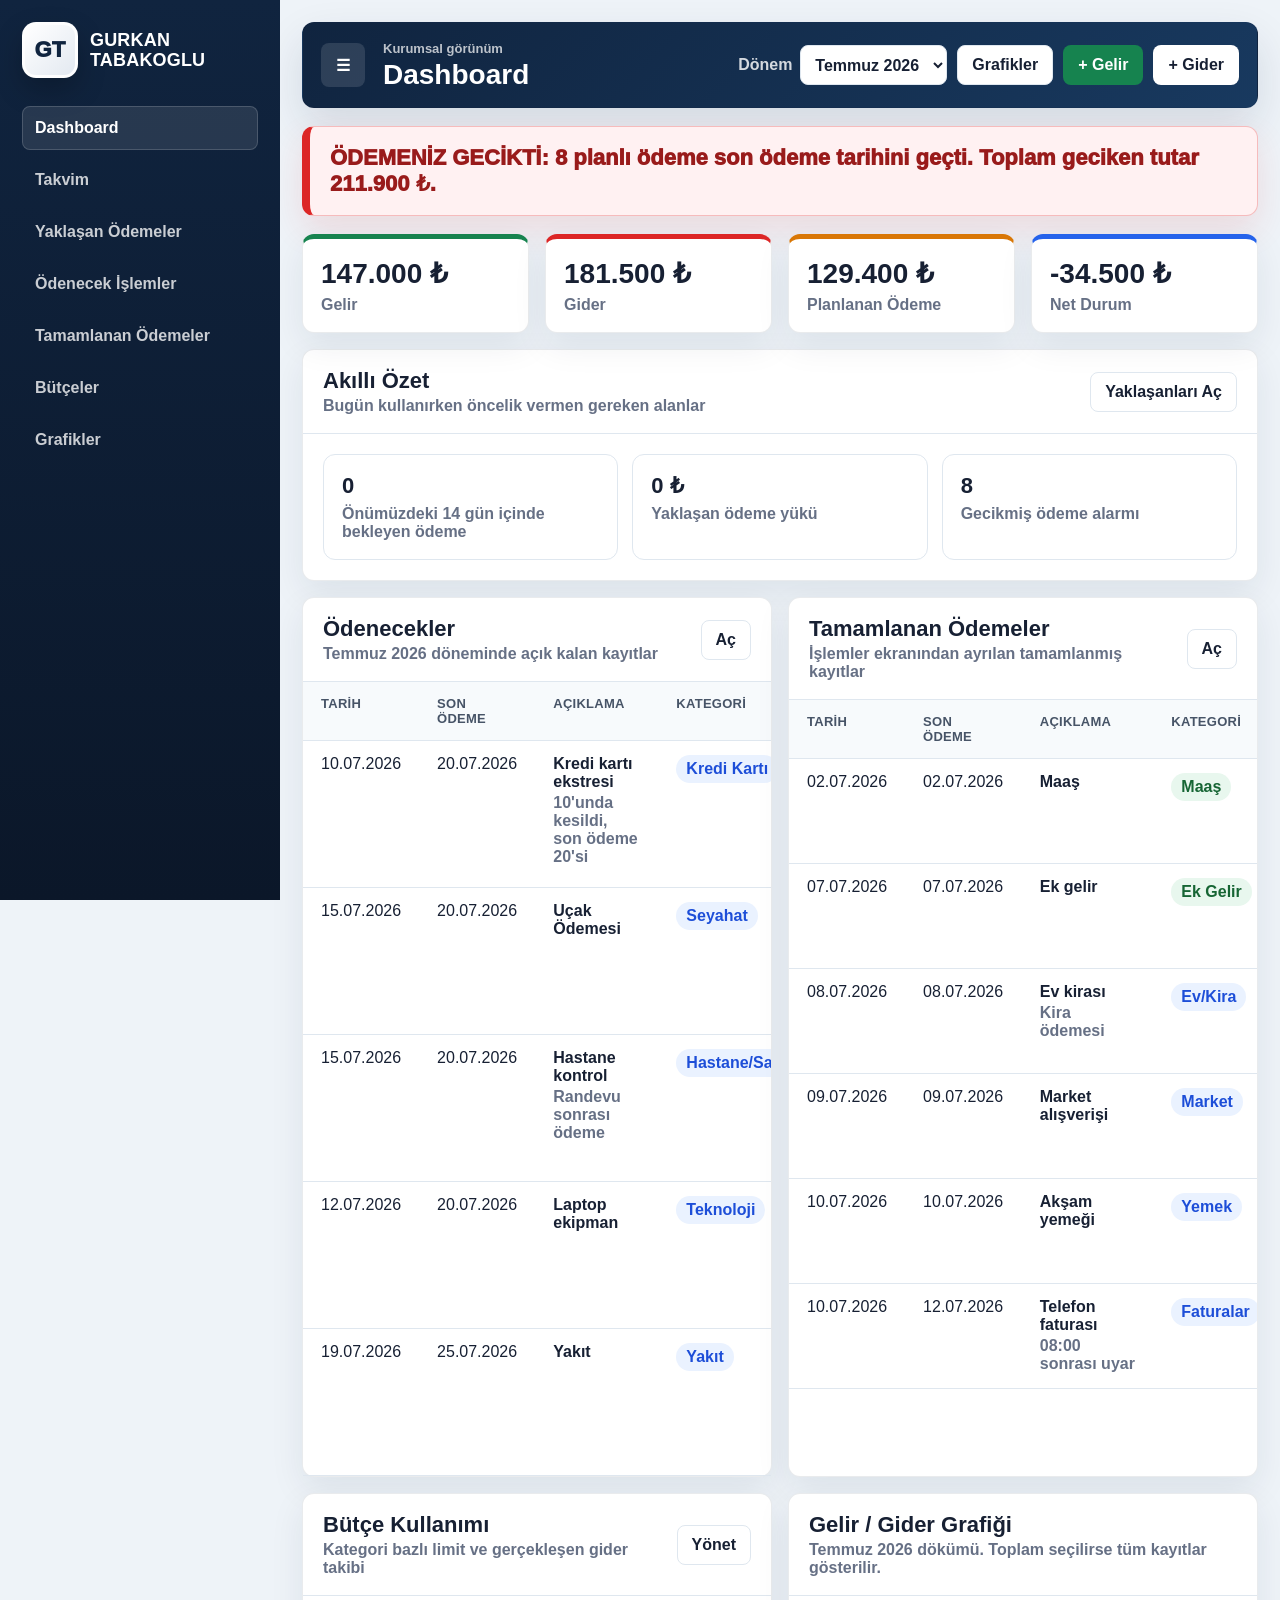
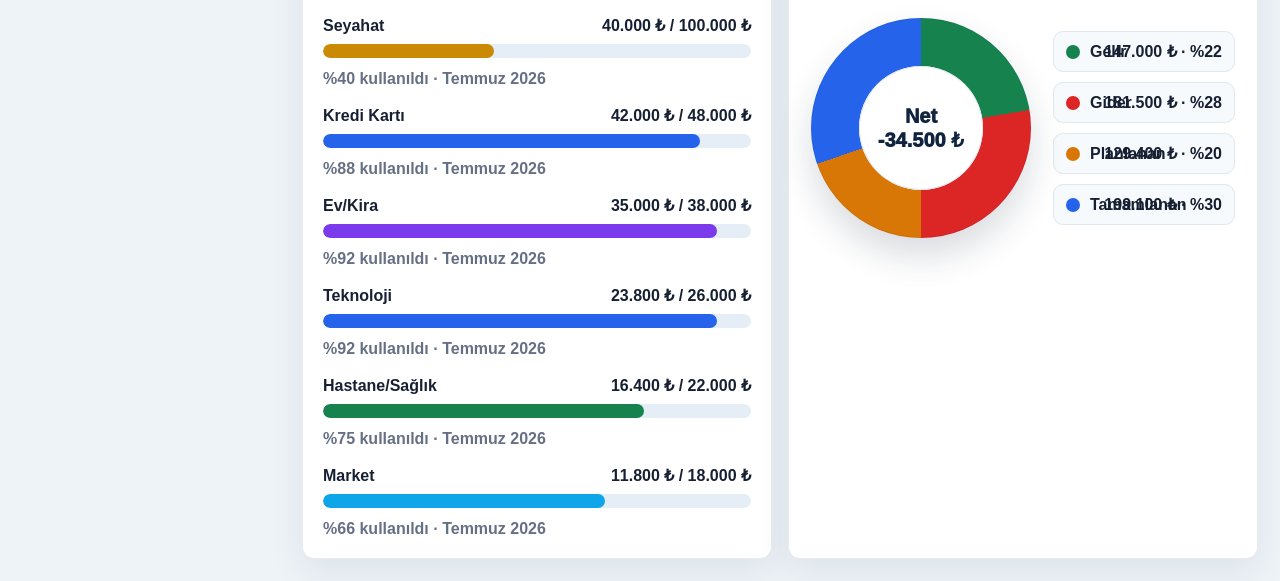
<file: bireysel-dashboard.html>
<!doctype html>
<html lang="tr">
  <head>
    <meta charset="UTF-8" />
    <meta name="viewport" content="width=device-width, initial-scale=1.0" />
    <title>Bireysel Finans Dashboard</title>
    <meta name="theme-color" content="#10243f" />
    <meta name="apple-mobile-web-app-capable" content="yes" />
    <meta name="apple-mobile-web-app-title" content="Bireysel Finans" />
    <meta name="apple-mobile-web-app-status-bar-style" content="black-translucent" />
    <link rel="manifest" href="bireysel-dashboard.webmanifest" />
    <link rel="icon" href="assets/bireysel-finans-icon.svg" type="image/svg+xml" />
    <link rel="apple-touch-icon" href="assets/bireysel-finans-icon.svg" />
    <link rel="stylesheet" href="bireysel-dashboard.css" />
  </head>
  <body>
    <div class="finance-shell">
      <aside class="finance-sidebar" id="financeSidebar">
        <div class="finance-brand">
          <label class="finance-profile-photo" title="Profil resmi yükle">
            <img id="profilePhotoPreview" alt="Gürkan Tabakoğlu" hidden />
            <span>GT</span>
            <input id="profilePhotoInput" type="file" accept="image/*" hidden />
          </label>
          <span>GURKAN TABAKOGLU</span>
        </div>
        <nav class="finance-nav" aria-label="Dashboard menüsü">
          <button class="active" type="button" data-view="dashboard">Dashboard</button>
          <button type="button" data-view="calendar">Takvim</button>
          <button type="button" data-view="upcoming">Yaklaşan Ödemeler</button>
          <button type="button" data-view="transactions">Ödenecek İşlemler</button>
          <button type="button" data-view="completed">Tamamlanan Ödemeler</button>
          <button type="button" data-view="budgets">Bütçeler</button>
          <button type="button" data-view="charts">Grafikler</button>
        </nav>
      </aside>

      <main class="finance-main">
        <header class="finance-topbar">
          <button class="icon-menu" id="menuToggle" type="button" aria-label="Menüyü aç/kapat">☰</button>
          <div>
            <span id="viewEyebrow">Kurumsal görünüm</span>
            <h1 id="viewTitle">Dashboard</h1>
          </div>
          <div class="finance-actions">
            <label class="period-control">
              Dönem
              <select id="periodSelect"></select>
            </label>
            <button class="btn secondary" type="button" data-view="charts">Grafikler</button>
            <button class="btn install" id="installAppButton" type="button" hidden>Uygulamayı Yükle</button>
            <button class="btn income" type="button" data-open-form="income">+ Gelir</button>
            <button class="btn expense" type="button" data-open-form="expense">+ Gider</button>
          </div>
        </header>

        <section class="overdue-alert" id="overdueAlert" hidden></section>
        <section id="appView"></section>
      </main>
    </div>

    <dialog class="finance-modal" id="transactionDialog">
      <form id="transactionForm" class="finance-form">
        <input type="hidden" name="id" />
        <input type="hidden" name="type" />
        <header>
          <h2 id="transactionDialogTitle">İşlem</h2>
          <button type="button" data-close-dialog="transactionDialog">×</button>
        </header>
        <div class="form-grid">
          <label>Açıklama<input name="title" required /></label>
          <label>Kategori<input name="category" required /></label>
          <label>Hesap<input name="account" required /></label>
          <label>Tutar<input name="amount" inputmode="decimal" required /></label>
          <label>İşlem Tarihi<input name="date" type="date" required /></label>
          <label>Son Ödeme Tarihi<input name="dueDate" type="date" /></label>
          <label>Durum
            <select name="status">
              <option>Beklemede</option>
              <option>Planlandı</option>
              <option>Tamamlandı</option>
            </select>
          </label>
          <label>Not<input name="note" /></label>
        </div>
        <footer>
          <button class="btn secondary" type="button" data-close-dialog="transactionDialog">Vazgeç</button>
          <button class="btn primary" type="submit">Kaydet</button>
        </footer>
      </form>
    </dialog>

    <dialog class="finance-modal" id="budgetDialog">
      <form id="budgetForm" class="finance-form">
        <input type="hidden" name="id" />
        <header>
          <h2 id="budgetDialogTitle">Bütçe</h2>
          <button type="button" data-close-dialog="budgetDialog">×</button>
        </header>
        <div class="form-grid">
          <label>Ay<input name="month" type="month" required /></label>
          <label>Kalem<input name="category" required /></label>
          <label>Bütçe<input name="limit" inputmode="decimal" required /></label>
          <label>Renk
            <select name="color">
              <option value="#2563eb">Kurumsal Mavi</option>
              <option value="#0f766e">Petrol Yeşili</option>
              <option value="#7c3aed">Mor</option>
              <option value="#ca8a04">Altın</option>
              <option value="#dc2626">Kırmızı</option>
            </select>
          </label>
        </div>
        <footer>
          <button class="btn secondary" type="button" data-close-dialog="budgetDialog">Vazgeç</button>
          <button class="btn primary" type="submit">Kaydet</button>
        </footer>
      </form>
    </dialog>

    <script src="bireysel-dashboard.js"></script>
  </body>
</html>
</file>
<file: bireysel-dashboard.css>
:root {
  --bg: #eef3f8;
  --panel: #ffffff;
  --panel-soft: #f7fafc;
  --ink: #172033;
  --muted: #667085;
  --line: #dfe7ef;
  --navy: #10243f;
  --navy-2: #18395f;
  --blue: #2563eb;
  --green: #16834f;
  --red: #dc2626;
  --amber: #d97706;
  --teal: #0f766e;
  --shadow: 0 18px 44px rgba(16, 36, 63, 0.12);
}

* {
  box-sizing: border-box;
}

[hidden] {
  display: none !important;
}

body {
  margin: 0;
  background: var(--bg);
  color: var(--ink);
  font-family: Inter, "Source Sans Pro", Arial, sans-serif;
  letter-spacing: 0;
}

button,
input,
select {
  font: inherit;
}

button {
  cursor: pointer;
}

.finance-shell {
  display: grid;
  grid-template-columns: 280px minmax(0, 1fr);
  min-height: 100vh;
  transition: grid-template-columns 0.18s ease;
}

.finance-sidebar {
  position: sticky;
  top: 0;
  width: 280px;
  height: 100vh;
  padding: 22px;
  background: linear-gradient(180deg, var(--navy), #0b1729);
  color: #fff;
  overflow: hidden;
  transition:
    transform 0.18s ease,
    padding 0.18s ease;
}

body.sidebar-collapsed .finance-shell {
  grid-template-columns: 0 minmax(0, 1fr);
}

body.sidebar-collapsed .finance-sidebar {
  transform: translateX(-100%);
  padding-right: 0;
  padding-left: 0;
}

.finance-brand {
  display: flex;
  align-items: center;
  gap: 12px;
  margin-bottom: 28px;
  font-size: 18px;
  font-weight: 900;
}

.finance-profile-photo {
  display: grid;
  width: 56px;
  height: 56px;
  place-items: center;
  flex: 0 0 56px;
  border: 3px solid rgba(255, 255, 255, 0.9);
  border-radius: 14px;
  background:
    linear-gradient(135deg, rgba(255, 255, 255, 0.96), rgba(226, 232, 240, 0.96)),
    #fff;
  color: var(--navy);
  font-size: 22px;
  font-weight: 950;
  box-shadow: 0 12px 28px rgba(0, 0, 0, 0.22);
  cursor: pointer;
  overflow: hidden;
}

.finance-profile-photo img {
  width: 100%;
  height: 100%;
  object-fit: cover;
}

.finance-profile-photo span {
  grid-area: 1 / 1;
}

.finance-brand span {
  line-height: 1.12;
  letter-spacing: 0.01em;
}

.finance-nav {
  display: grid;
  gap: 8px;
}

.finance-nav button {
  min-height: 44px;
  padding: 10px 12px;
  border: 1px solid transparent;
  border-radius: 8px;
  background: transparent;
  color: rgba(255, 255, 255, 0.78);
  font-weight: 800;
  text-align: left;
}

.finance-nav button:hover,
.finance-nav button.active {
  border-color: rgba(255, 255, 255, 0.16);
  background: rgba(255, 255, 255, 0.1);
  color: #fff;
}

.finance-main {
  min-width: 0;
  padding: 22px;
}

.finance-topbar {
  display: grid;
  grid-template-columns: auto minmax(0, 1fr) auto;
  align-items: center;
  gap: 18px;
  margin-bottom: 18px;
  padding: 16px 18px;
  border: 1px solid rgba(16, 36, 63, 0.08);
  border-radius: 12px;
  background: linear-gradient(135deg, var(--navy), var(--navy-2));
  color: #fff;
  box-shadow: var(--shadow);
}

.finance-topbar span {
  color: rgba(255, 255, 255, 0.72);
  font-size: 13px;
  font-weight: 800;
}

.finance-topbar h1 {
  margin: 2px 0 0;
  font-size: 28px;
}

.icon-menu {
  width: 44px;
  height: 44px;
  border: 0;
  border-radius: 8px;
  background: rgba(255, 255, 255, 0.12);
  color: #fff;
  font-weight: 900;
}

.icon-menu:hover {
  background: rgba(255, 255, 255, 0.2);
}

.finance-actions {
  display: flex;
  flex-wrap: wrap;
  justify-content: flex-end;
  gap: 10px;
}

.period-control {
  display: inline-flex;
  align-items: center;
  gap: 8px;
  color: rgba(255, 255, 255, 0.82);
  font-weight: 900;
}

.period-control select,
.finance-form input,
.finance-form select {
  min-height: 40px;
  padding: 8px 10px;
  border: 1px solid var(--line);
  border-radius: 8px;
  background: #fff;
  color: var(--ink);
}

.btn {
  min-height: 40px;
  padding: 9px 14px;
  border: 1px solid transparent;
  border-radius: 8px;
  font-weight: 900;
}

.btn.primary,
.btn.income {
  background: var(--green);
  color: #fff;
}

.btn.expense {
  background: #fff;
  color: var(--ink);
}

.btn.secondary {
  border-color: var(--line);
  background: #fff;
  color: var(--ink);
}

.btn.install {
  border-color: rgba(255, 255, 255, 0.24);
  background: #f8fafc;
  color: var(--navy);
}

.overdue-alert {
  margin-bottom: 18px;
  padding: 18px 20px;
  border: 1px solid rgba(220, 38, 38, 0.26);
  border-left: 8px solid var(--red);
  border-radius: 12px;
  background: #fff1f2;
  color: #991b1b;
  font-size: 22px;
  font-weight: 950;
  box-shadow: 0 14px 34px rgba(220, 38, 38, 0.12);
}

.page-grid,
.dashboard-grid {
  display: grid;
  gap: 16px;
}

.dashboard-grid {
  grid-template-columns: repeat(4, minmax(0, 1fr));
}

.stat-card,
.panel,
.calendar-card,
.day-detail {
  border: 1px solid rgba(16, 36, 63, 0.09);
  border-radius: 12px;
  background: var(--panel);
  box-shadow: 0 12px 34px rgba(16, 36, 63, 0.08);
}

.stat-card {
  padding: 18px;
  border-top: 5px solid var(--blue);
}

.stat-card.income {
  border-top-color: var(--green);
}

.stat-card.expense {
  border-top-color: var(--red);
}

.stat-card.planned {
  border-top-color: var(--amber);
}

.stat-card strong {
  display: block;
  margin-bottom: 6px;
  font-size: 28px;
}

.stat-card span {
  color: var(--muted);
  font-weight: 900;
}

.panel header,
.calendar-card header,
.day-detail header {
  display: flex;
  align-items: center;
  justify-content: space-between;
  gap: 14px;
  padding: 18px 20px;
  border-bottom: 1px solid var(--line);
}

.panel h2,
.calendar-card h2,
.day-detail h2 {
  margin: 0;
  font-size: 22px;
}

.panel p,
.calendar-card p,
.day-detail p {
  margin: 3px 0 0;
  color: var(--muted);
  font-weight: 800;
}

.table-wrap {
  overflow-x: auto;
}

table {
  width: 100%;
  min-width: 980px;
  border-collapse: collapse;
}

th,
td {
  padding: 14px 18px;
  border-bottom: 1px solid var(--line);
  text-align: left;
  vertical-align: top;
}

th {
  background: var(--panel-soft);
  color: #475467;
  font-size: 13px;
  letter-spacing: 0.02em;
  text-transform: uppercase;
}

.amount {
  font-weight: 950;
}

.amount.income {
  color: var(--green);
}

.amount.expense {
  color: var(--red);
}

.pill {
  display: inline-flex;
  align-items: center;
  min-height: 28px;
  padding: 5px 10px;
  border-radius: 999px;
  background: #eaf2ff;
  color: #1d4ed8;
  font-weight: 900;
}

.pill.done {
  background: #e8f7ee;
  color: #166534;
}

.pill.plan {
  background: #fff7ed;
  color: #9a3412;
}

.pill.late {
  background: #fee2e2;
  color: #b91c1c;
}

.row-actions {
  display: flex;
  flex-wrap: wrap;
  gap: 8px;
}

.row-actions button {
  min-height: 34px;
  padding: 6px 10px;
  border: 1px solid var(--line);
  border-radius: 8px;
  background: #fff;
  font-weight: 900;
}

.row-actions .danger {
  border-color: #fecaca;
  color: var(--red);
}

.row-actions .done {
  border-color: #bbf7d0;
  color: var(--green);
}

.calendar-layout {
  display: grid;
  grid-template-columns: minmax(0, 1.45fr) minmax(360px, 0.8fr);
  gap: 16px;
}

.calendar-head {
  display: grid;
  grid-template-columns: repeat(7, 1fr);
  gap: 10px;
  padding: 18px 20px 0;
  color: var(--muted);
  font-weight: 900;
  text-align: center;
}

.calendar-grid {
  display: grid;
  grid-template-columns: repeat(7, 1fr);
  gap: 10px;
  padding: 12px 20px 20px;
}

.day-cell {
  min-height: 112px;
  padding: 10px;
  border: 1px solid transparent;
  border-radius: 10px;
  background: #f8fafc;
  text-align: left;
}

.day-cell.muted {
  color: #98a2b3;
  opacity: 0.58;
}

.day-cell.active {
  border-color: #93c5fd;
  background: #eaf4ff;
}

.day-cell strong {
  display: block;
  margin-bottom: 8px;
  font-size: 18px;
}

.dots {
  display: flex;
  flex-wrap: wrap;
  gap: 5px;
}

.dot {
  width: 9px;
  height: 9px;
  border-radius: 50%;
  background: var(--blue);
}

.dot.income {
  background: var(--green);
}

.dot.expense {
  background: var(--red);
}

.dot.planned {
  background: var(--amber);
}

.detail-list {
  display: grid;
  gap: 10px;
  padding: 18px 20px;
}

.detail-item {
  display: grid;
  grid-template-columns: minmax(0, 1fr) auto;
  gap: 10px;
  padding: 14px;
  border: 1px solid var(--line);
  border-radius: 10px;
}

.budget-list {
  display: grid;
  gap: 18px;
  padding: 20px;
}

.budget-row {
  display: grid;
  gap: 9px;
}

.budget-row header {
  display: flex;
  justify-content: space-between;
  padding: 0;
  border: 0;
}

.budget-track {
  height: 14px;
  overflow: hidden;
  border-radius: 999px;
  background: #e5edf6;
}

.budget-track span {
  display: block;
  height: 100%;
  border-radius: inherit;
  background: var(--blue);
}

.chart-grid {
  display: grid;
  grid-template-columns: repeat(2, minmax(0, 1fr));
  gap: 16px;
}

.bar-chart {
  display: grid;
  gap: 12px;
  padding: 20px;
}

.bar-row {
  display: grid;
  grid-template-columns: 140px minmax(0, 1fr) 110px;
  align-items: center;
  gap: 12px;
  color: var(--muted);
  font-weight: 900;
}

.bar-track {
  height: 16px;
  overflow: hidden;
  border-radius: 999px;
  background: #e5edf6;
}

.bar-track span {
  display: block;
  height: 100%;
  border-radius: inherit;
  background: var(--blue);
}

.donut-layout {
  display: grid;
  grid-template-columns: 220px minmax(0, 1fr);
  align-items: center;
  gap: 22px;
  padding: 22px;
}

.donut-chart {
  position: relative;
  width: 220px;
  aspect-ratio: 1;
  border-radius: 50%;
  background: conic-gradient(var(--green) 0 25%, var(--red) 25% 60%, var(--amber) 60% 78%, var(--blue) 78% 100%);
  box-shadow:
    inset 0 0 0 1px rgba(16, 36, 63, 0.08),
    0 18px 34px rgba(16, 36, 63, 0.16);
}

.donut-chart::after {
  position: absolute;
  inset: 48px;
  display: grid;
  place-items: center;
  border-radius: 50%;
  background: #fff;
  color: var(--navy);
  content: attr(data-center);
  font-size: 20px;
  font-weight: 950;
  text-align: center;
  white-space: pre-line;
  box-shadow: inset 0 0 0 1px var(--line);
}

.donut-legend {
  display: grid;
  gap: 10px;
}

.donut-legend div {
  display: grid;
  grid-template-columns: 14px minmax(0, 1fr) auto;
  align-items: center;
  gap: 10px;
  padding: 10px 12px;
  border: 1px solid var(--line);
  border-radius: 10px;
  background: var(--panel-soft);
  font-weight: 900;
}

.donut-legend i {
  width: 14px;
  height: 14px;
  border-radius: 50%;
}

.insight-grid {
  display: grid;
  grid-template-columns: repeat(3, minmax(0, 1fr));
  gap: 14px;
}

.insight-card {
  padding: 18px;
  border: 1px solid var(--line);
  border-radius: 12px;
  background: #fff;
}

.insight-card strong {
  display: block;
  margin-bottom: 6px;
  font-size: 22px;
}

.insight-card p {
  margin: 0;
  color: var(--muted);
  font-weight: 800;
}

.finance-modal {
  width: min(720px, calc(100vw - 28px));
  padding: 0;
  border: 0;
  border-radius: 14px;
  box-shadow: var(--shadow);
}

.finance-modal::backdrop {
  background: rgba(15, 23, 42, 0.48);
}

.finance-form header,
.finance-form footer {
  display: flex;
  align-items: center;
  justify-content: space-between;
  gap: 12px;
  padding: 18px 20px;
  border-bottom: 1px solid var(--line);
}

.finance-form footer {
  justify-content: flex-end;
  border-top: 1px solid var(--line);
  border-bottom: 0;
}

.finance-form h2 {
  margin: 0;
}

.finance-form header button {
  width: 36px;
  height: 36px;
  border: 0;
  border-radius: 8px;
  background: var(--panel-soft);
  font-size: 24px;
}

.form-grid {
  display: grid;
  grid-template-columns: repeat(2, minmax(0, 1fr));
  gap: 14px;
  padding: 20px;
}

.form-grid label {
  display: grid;
  gap: 6px;
  color: var(--muted);
  font-weight: 900;
}

@media (max-width: 1040px) {
  .finance-shell {
    grid-template-columns: 1fr;
  }

  .finance-sidebar {
    position: fixed;
    z-index: 20;
    inset: 0 auto 0 0;
    width: 280px;
    transform: translateX(-100%);
    transition: transform 0.18s ease;
  }

  body.menu-open .finance-sidebar {
    transform: translateX(0);
  }

  .dashboard-grid,
  .chart-grid,
  .calendar-layout,
  .insight-grid {
    grid-template-columns: 1fr;
  }
}

@media (max-width: 720px) {
  .finance-main {
    padding: 10px;
  }

  .finance-topbar,
  .finance-actions,
  .form-grid {
    grid-template-columns: 1fr;
  }

  .finance-actions,
  .finance-topbar {
    display: grid;
  }

  .calendar-head,
  .calendar-grid {
    gap: 5px;
    padding-left: 10px;
    padding-right: 10px;
  }

  .day-cell {
    min-height: 78px;
    padding: 7px;
  }

  .bar-row {
    grid-template-columns: 1fr;
    gap: 6px;
  }

  .donut-layout {
    grid-template-columns: 1fr;
    justify-items: center;
  }

  .donut-chart {
    width: min(240px, 82vw);
  }
}
</file>
